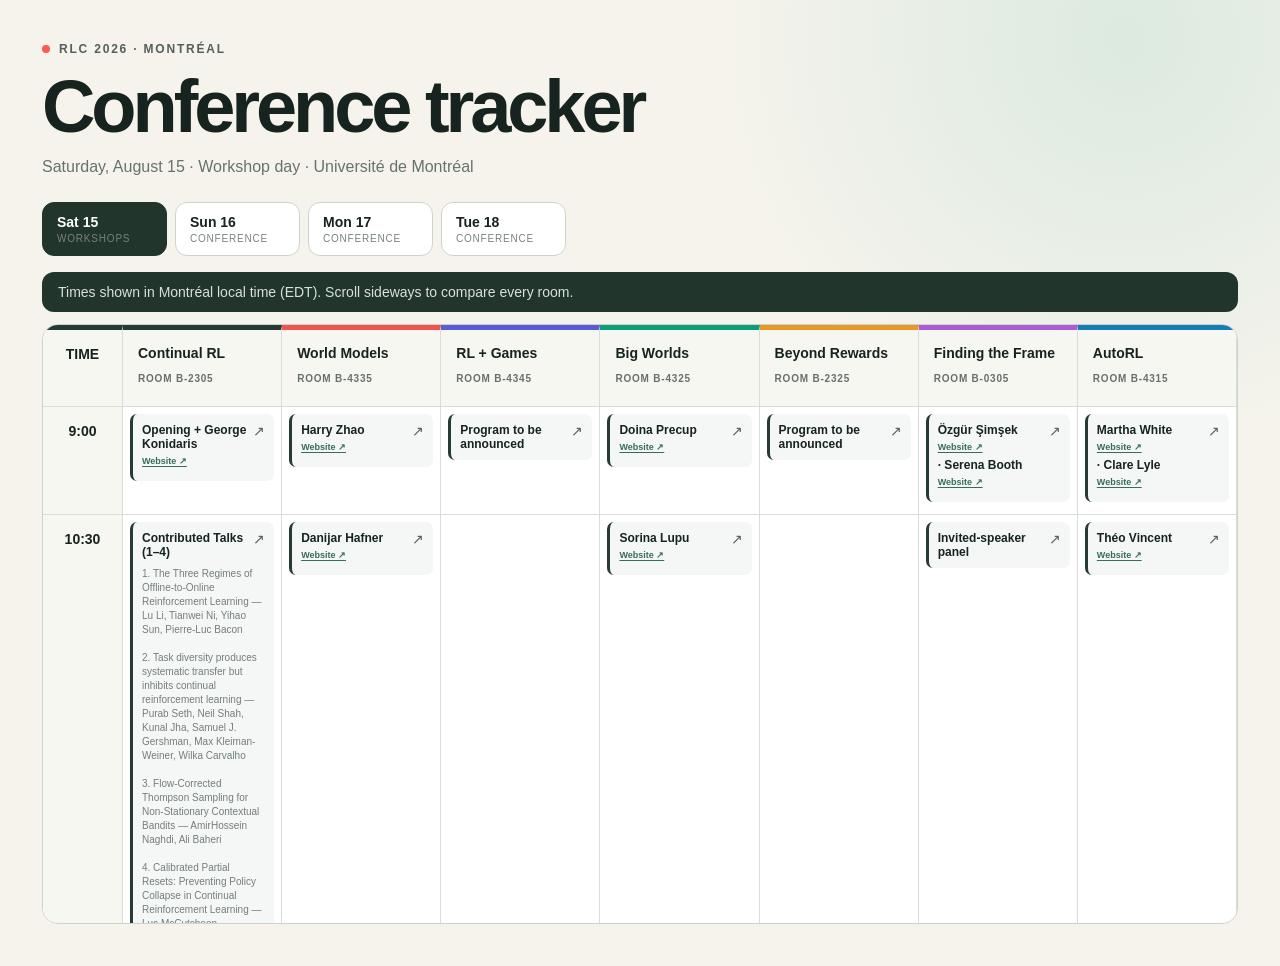
<file: index.html>
<!doctype html>
<html lang="en">
<head>
  <meta charset="utf-8">
  <meta name="viewport" content="width=device-width,initial-scale=1">
  <title>RLC 2026 Conference Tracker</title>
  <meta name="description" content="RLC 2026 conference and workshop schedule tracker.">
  <style>
    :root{--ink:#17231e;--paper:#f5f3ec;--line:#d9ddd8}*{box-sizing:border-box}body{margin:0;background:radial-gradient(circle at 88% 4%,#dceae0,transparent 28%),var(--paper);color:var(--ink);font:14px Arial,sans-serif}main{padding:42px;min-height:100vh}.eyebrow{font-size:12px;letter-spacing:.15em;text-transform:uppercase;font-weight:800;color:#52605a}.eyebrow:before{content:"";display:inline-block;width:8px;height:8px;border-radius:50%;background:#ff5a4f;margin-right:9px}h1{font-size:clamp(40px,6vw,74px);line-height:.95;letter-spacing:-.055em;margin:16px 0 10px}header p{color:#68726d;font-size:16px}.tabs{display:flex;gap:8px;overflow:auto;margin:26px 0 16px}.tabs a{min-width:125px;padding:11px 14px;border:1px solid #cdd4cf;border-radius:12px;background:#fff;color:inherit;text-decoration:none}.tabs b,.tabs span{display:block}.tabs span{margin-top:3px;color:#78827d;font-size:10px;text-transform:uppercase;letter-spacing:.08em}.tabs a.active{background:#22352d;color:#fff;border-color:#22352d}.notice{padding:12px 16px;background:#22352d;color:#d8e1dc;border-radius:12px;margin-bottom:12px}.wrap{overflow:auto;max-height:calc(100vh - 300px);background:#fff;border:1px solid #ccd2ce;border-radius:16px}table{border-collapse:separate;border-spacing:0;table-layout:fixed;min-width:1100px;width:100%}th,td{border-right:1px solid var(--line);border-bottom:1px solid var(--line);vertical-align:top}thead th{position:sticky;top:0;z-index:3;background:#f7f7f2;padding:15px;text-align:left;border-top:5px solid var(--accent,#243b32);height:82px}.room{display:block;margin-top:12px;font-size:10px;color:#66716b;text-transform:uppercase;letter-spacing:.08em}.time{position:sticky;left:0;z-index:4;width:80px;background:#f7f7f2;text-align:center;padding:16px 8px}td{height:74px;padding:7px}.card{display:block;border-left:3px solid #263b32;background:#f4f7f5;border-radius:7px;padding:9px;color:inherit;text-decoration:none;margin-bottom:5px}.card:hover{box-shadow:0 5px 14px #263b3217;transform:translateY(-1px)}.card b{display:block;font-size:12px}.source-arrow{float:right;color:#52605a;text-decoration:none}.site-line{display:block!important;margin:2px 0 5px}.speaker-site{font-size:9px;color:#376d58;text-decoration:underline;text-underline-offset:2px}.talk-details{display:block!important;margin-top:8px;color:#747e79;font-size:10px;line-height:1.4;font-weight:400}.panel-notes{display:block!important;margin-top:10px;padding-top:9px;border-top:1px solid #d9d0df;color:#69736e;font-size:9.5px;line-height:1.4;font-weight:400}.panel-notes h4{margin:0 0 6px;color:#17231e;font-size:10px}.panel-notes ul{padding-left:15px}.panel-notes li{margin-bottom:5px}.panel-notes summary{cursor:pointer;color:#563d60;font-weight:800}.panel-notes p{font-weight:400}.break{background:#f4efe3;border-color:#d1a64d}.poster{background:#edf2f8;border-color:#6c87a8}@media(max-width:700px){main{padding:24px 14px}.wrap{max-height:calc(100vh - 290px)}}
  </style>
</head>
<body><main>
  <header><div class="eyebrow">RLC 2026 · Montréal</div><h1>Conference tracker</h1><p id="subtitle"></p></header>
  <nav class="tabs" id="tabs"></nav><div class="notice">Times shown in Montréal local time (EDT). Scroll sideways to compare every room.</div>
  <div class="wrap"><table><thead><tr id="head"></tr></thead><tbody id="body"></tbody></table></div>
</main>
<script>
const official='https://rl-conference.cc/schedule.html';
const paper=(d,t,time)=>`https://rl-conference.cc/paper_schedule.html?session=${encodeURIComponent(`${d}|${t}|${time}`)}`;
const sites={'George Konidaris':'https://cs.brown.edu/people/gdk/','Katia Sycara':'https://www.ri.cmu.edu/ri-faculty/katia-sycara/','Sarath Chandar':'https://sarathchandar.in/','David Abel':'https://david-abel.github.io/','Peter Stone':'https://www.cs.utexas.edu/~pstone/','Richard S. Sutton':'http://incompleteideas.net/','A. Rupam Mahmood':'https://armahmood.github.io/','Adam White':'https://adamwhite.ca/','Harry Zhao':'https://pwnerharry.github.io/','Scott Fujimoto':'https://scholar.google.com/','Danijar Hafner':'https://danijar.com/','Doina Precup':'https://doinaprecup.github.io/','Cyrus Neary':'https://cyrusneary.com/','Kevin Murphy':'https://www.cs.ubc.ca/~murphyk/','Sorina Lupu':'https://scholar.google.com/','Mohamed Elsayed':'https://scholar.google.com/','Martha White':'https://webdocs.cs.ualberta.ca/~whitem/','John Carmack':'https://en.wikipedia.org/wiki/John_Carmack','Özgür Şimşek':'https://scholar.google.com/','Serena Booth':'https://serenabooth.com/','Sara Aronowitz':'https://www.saraaronowitz.com/','Joel Lehman':'https://www.joellehman.com/','Dylan Brenneis':'https://dylanbrenneis.ca/','Clare Lyle':'https://clarelyle.com/','Junhyuk Oh':'https://junhyuk.com/','Théo Vincent':'https://www.ias.informatik.tu-darmstadt.de/Team/TheoVincent','Antonin Raffin':'https://araffin.github.io/','Marc Bellemare':'https://www.marcgbellemare.info/','Sheila McIlraith':'https://www.cs.toronto.edu/~sheila/','Rika Antonova':'https://rikaantonova.com/','Balaraman Ravindran':'https://ravindran.org/'};
const linkNames=text=>Object.entries(sites).reduce((out,[name,url])=>out.replaceAll(name,`${name}<span class="site-line"><a class="speaker-site" href="${url}" target="_blank" rel="noreferrer">Website ↗</a></span>`),text);
const panelNotes=`<span class="panel-notes"><a class="speaker-site" href="notes/continual-rl-panel/">Read TL;DR & transcript →</a></span>`;
const workshops=[['Continual RL','B-2305','https://sites.google.com/view/continual-learning/schedule'],['World Models','B-4335','https://worldmodels-rlc.github.io/'],['RL + Games','B-4345','https://sites.google.com/view/rlvg-2026/schedule'],['Big Worlds','B-4325','https://rlinbigworlds.ca/'],['Beyond Rewards','B-2325','https://rlbrew-workshop.github.io/'],['Finding the Frame','B-0305','https://sites.google.com/view/findingtheframe/schedule'],['AutoRL','B-4315','https://sites.google.com/view/automatedrl/schedule']];
const tracks=[['Main stage','B-2285',official],['Track A','B-2305',official],['Track B','B-0325',official],['Track C','B-2325',official],['Track D','B-0305',official]];
const days={
 saturday:{label:'Saturday, August 15 · Workshop day',cols:workshops,rows:[['9:00',['Opening + George Konidaris','Harry Zhao','Program to be announced','Doina Precup','Program to be announced','Özgür Şimşek · Serena Booth','Martha White · Clare Lyle']],['10:30',['Contributed Talks (1–4)<span class="talk-details">1. The Three Regimes of Offline-to-Online Reinforcement Learning — Lu Li, Tianwei Ni, Yihao Sun, Pierre-Luc Bacon<br><br>2. Task diversity produces systematic transfer but inhibits continual reinforcement learning — Purab Seth, Neil Shah, Kunal Jha, Samuel J. Gershman, Max Kleiman-Weiner, Wilka Carvalho<br><br>3. Flow-Corrected Thompson Sampling for Non-Stationary Contextual Bandits — AmirHossein Naghdi, Ali Baheri<br><br>4. Calibrated Partial Resets: Preventing Policy Collapse in Continual Reinforcement Learning — Luc McCutcheon, Evangelos Chatzaroulas, Saber Fallah</span>','Danijar Hafner','','Sorina Lupu','','Invited-speaker panel','Théo Vincent']],['12:00',Array(7).fill('Lunch break')],['1:30',['Peter Stone','Doina Precup','','Mohamed Elsayed','','Poster session 1','Junhyuk Oh']],['2:30',['Contributed Talks (5–6)<span class="talk-details">5. Forgetting is Everywhere — Ben Sanati, Thomas L Lee, Trevor McInroe, Aidan Scannell, Nikolay Malkin, David Abel, Amos Storkey<br><br>6. Security-Gym: Evaluating Temporally-Uniform Agents on High-Fidelity Linux Telemetry — Keith Lawson, Hafiz Malik</span>','Poster session','','Aryaman Reddi','','Contributed oral presentations','Debate']],['3:00',[`Panel Discussion — Richard S. Sutton, Katia Sycara, Doina Precup, George Konidaris · Moderator: Adam White${panelNotes}`,'','','Coffee break','','','Coffee break']],['3:30',['Posters + coffee','Cyrus Neary','','Panel · John Carmack et al.','','Dylan Brenneis','Oral presentations']],['4:00',['Contributed Talks (7–8)<span class="talk-details">7. Connectivity, Credit Assignment, and the Speed of Learning — Edan Meyer, Andrew Freeman, Richard S. Sutton<br><br>8. QD-Learning for Continual Reinforcement Learning — Zijing Wu, Doina Precup, Paul Masset, Nishanth Anand</span>','Closing remarks','','Closing remarks','','Poster session 2','Antonin Raffin']]]},
 sunday:{label:'Sunday, August 16',cols:tracks,rows:[['9:15',['Opening comments','','','','']],['9:30',['Keynote · Marc Bellemare','','','','']],['11:00',['','Theory of RL','Task specification + rewards','Core RL algorithms','Evaluation + benchmarks']],['12:00',['Lunch · B-2294','','','','']],['1:00',['Poster session · 31 posters','','','','']],['4:00',['Cirque du Soleil','','','','']],['6:00',['Reception','','','','']]]},
 monday:{label:'Monday, August 17',cols:tracks,rows:[['9:00',['Keynote · Sheila McIlraith','','','','']],['10:20',['','Bandits','Fairness + HAI · Hierarchical RL','Core RL algorithms','Applied RL']],['11:40',['','Understanding deep RL','Task specification + rewards','Planning + model-based RL','Multi-agent RL']],['12:30',['WiML lunch','','','','']],['2:00',['Keynote · Danijar Hafner','','','','']],['3:00',['Poster session · 60 posters','','','','']]]},
 tuesday:{label:'Tuesday, August 18',cols:tracks,rows:[['9:00',['Keynote · Rika Antonova','','','','']],['10:20',['','Theory of RL','Safe, robust + risk-sensitive RL','Offline RL','Evaluation + benchmarks']],['11:40',['','Understanding deep RL','RL fine-tuning · Imitation learning','Continual + Streaming RL · Exploration','Multi-agent RL']],['12:30',['Lunch · B-2294','','','','']],['1:00',['Town hall · Salle Claude-Champagne','','','','']],['2:00',['Keynote · Balaraman Ravindran','','','','']],['3:00',['Poster session · 60 posters','','','','']]]}
};
const nav=[['saturday','Sat 15','Workshops'],['sunday','Sun 16','Conference'],['monday','Mon 17','Conference'],['tuesday','Tue 18','Conference']];
function render(){const key=(location.hash||'#saturday').slice(1),day=days[key]||days.saturday;document.querySelector('#subtitle').textContent=day.label+' · Université de Montréal';document.querySelector('#tabs').innerHTML=nav.map(n=>`<a href="#${n[0]}" class="${n[0]===key?'active':''}"><b>${n[1]}</b><span>${n[2]}</span></a>`).join('');document.querySelector('#head').innerHTML='<th class="time">TIME</th>'+day.cols.map((c,i)=>`<th style="--accent:${['#243b32','#f0544f','#5b5bd6','#0f9d79','#e89826','#ad5bd6','#147db3'][i]}">${c[0]}<span class="room">Room ${c[1]}</span></th>`).join('');document.querySelector('#body').innerHTML=day.rows.map(r=>`<tr><th class="time">${r[0]}</th>${r[1].map((x,i)=>{if(!x)return'<td></td>';let url=day.cols[i][2],cls=/Lunch|coffee/i.test(x)?'break':/Poster/i.test(x)?'poster':'';if(key!=='saturday'&&i>0&&(r[0]==='10:20'||r[0]==='11:40'||r[0]==='11:00'))url=paper('Aug '+({sunday:16,monday:17,tuesday:18}[key]),i,r[0]+' AM');return`<td><div class="card ${cls}"><a class="source-arrow" href="${url}" target="_blank" rel="noreferrer" aria-label="Open original schedule">↗</a><b>${linkNames(x)}</b></div></td>`}).join('')}</tr>`).join('')}
addEventListener('hashchange',render);render();
</script></body></html>
</file>
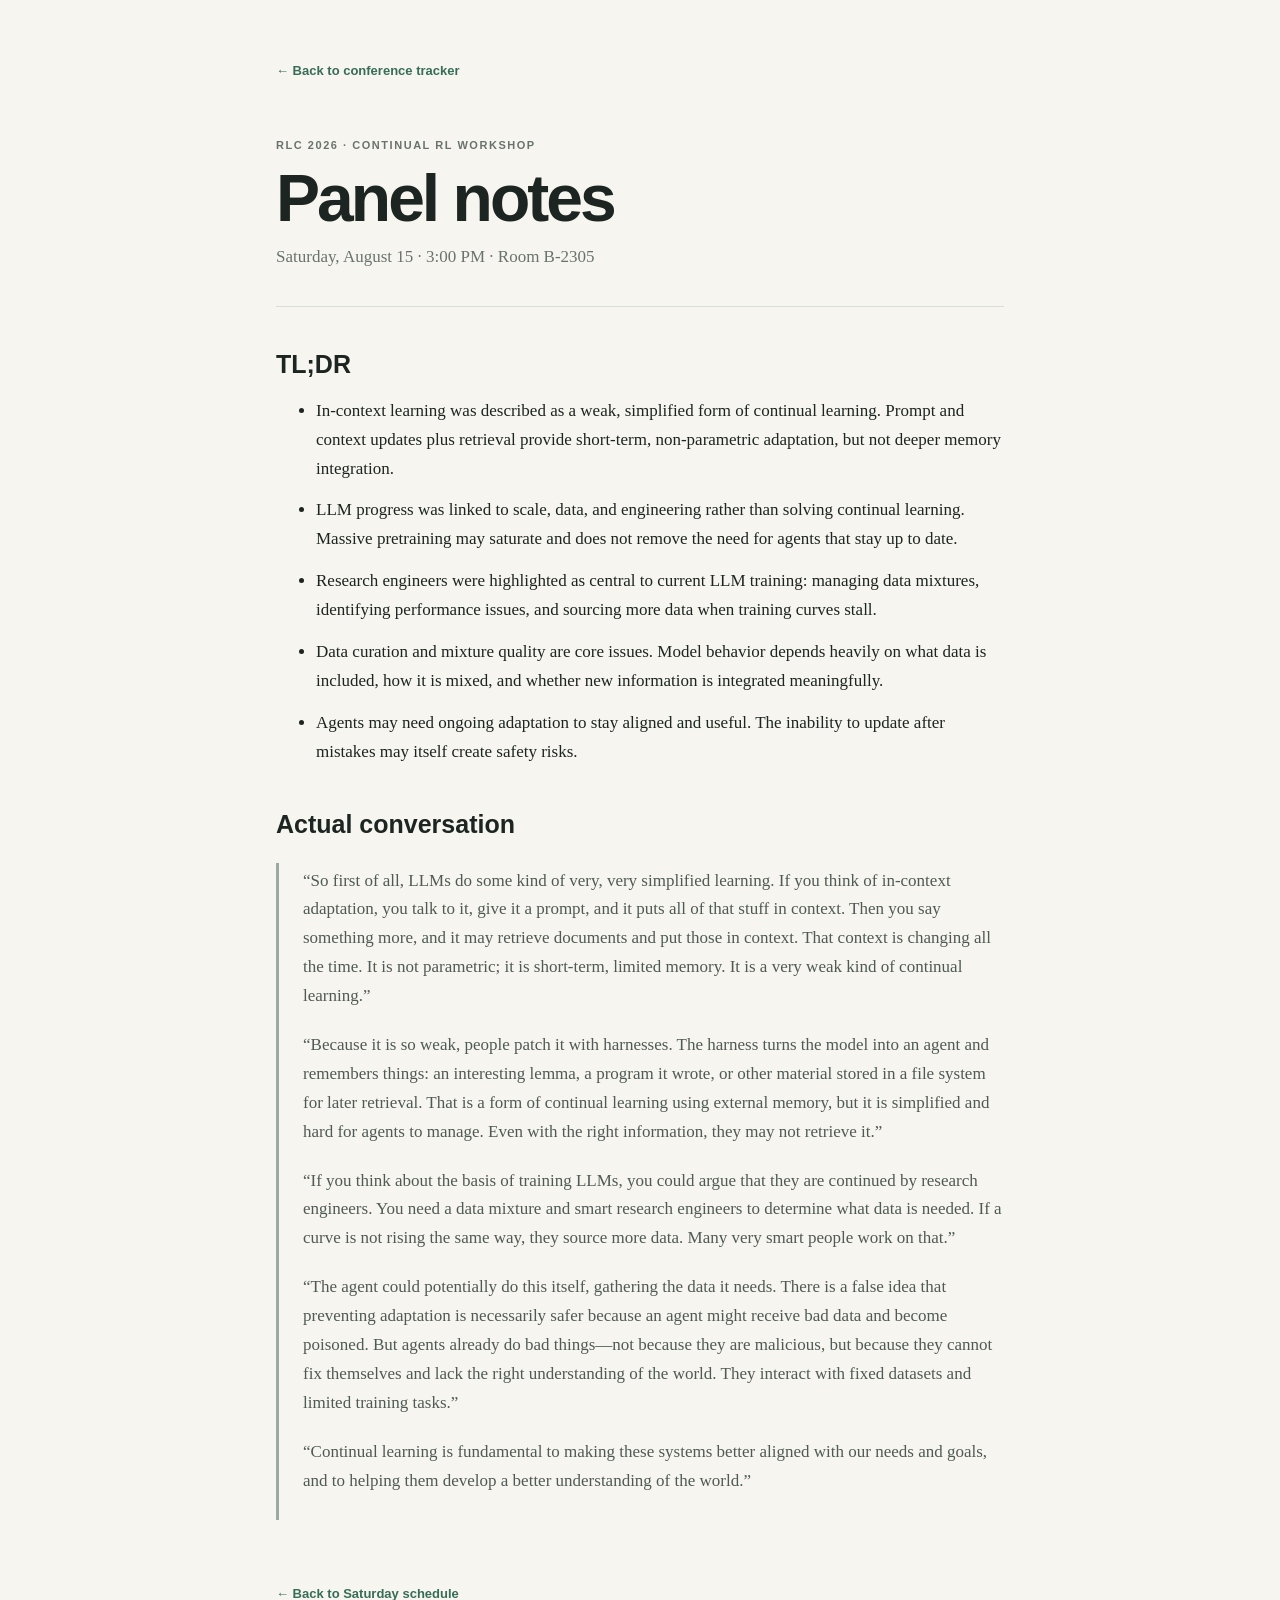
<file: notes/continual-rl-panel/index.html>
<!doctype html><html lang="en"><head><meta charset="utf-8"><meta name="viewport" content="width=device-width,initial-scale=1"><title>Continual RL Panel Notes · RLC 2026</title><style>
:root{--ink:#1c2521;--muted:#69736e;--paper:#f7f5ef;--line:#d8ddd8}*{box-sizing:border-box}body{margin:0;background:var(--paper);color:var(--ink);font:17px/1.7 Georgia,serif}main{max-width:780px;margin:auto;padding:56px 26px 90px}a{color:#376d58}nav a{font:700 13px Arial,sans-serif;text-decoration:none}header{padding:54px 0 34px;border-bottom:1px solid var(--line)}.eyebrow{font:800 11px Arial,sans-serif;letter-spacing:.14em;text-transform:uppercase;color:#68736d}h1{font:750 clamp(38px,7vw,66px)/1 Arial,sans-serif;letter-spacing:-.045em;margin:14px 0 12px}header p{color:var(--muted);margin:0}h2{font:750 25px/1.2 Arial,sans-serif;margin:42px 0 18px}li{margin-bottom:13px}blockquote{margin:24px 0;padding:4px 0 4px 24px;border-left:3px solid #9aa9a1;color:#4f5a55}blockquote p{margin:0 0 20px}.back{display:inline-block;margin-top:42px;font:800 13px Arial,sans-serif;text-decoration:none}
</style></head><body><main><nav><a href="../../#saturday">← Back to conference tracker</a></nav><header><div class="eyebrow">RLC 2026 · Continual RL Workshop</div><h1>Panel notes</h1><p>Saturday, August 15 · 3:00 PM · Room B-2305</p></header>
<h2>TL;DR</h2><ul>
<li>In-context learning was described as a weak, simplified form of continual learning. Prompt and context updates plus retrieval provide short-term, non-parametric adaptation, but not deeper memory integration.</li>
<li>LLM progress was linked to scale, data, and engineering rather than solving continual learning. Massive pretraining may saturate and does not remove the need for agents that stay up to date.</li>
<li>Research engineers were highlighted as central to current LLM training: managing data mixtures, identifying performance issues, and sourcing more data when training curves stall.</li>
<li>Data curation and mixture quality are core issues. Model behavior depends heavily on what data is included, how it is mixed, and whether new information is integrated meaningfully.</li>
<li>Agents may need ongoing adaptation to stay aligned and useful. The inability to update after mistakes may itself create safety risks.</li>
</ul>
<h2>Actual conversation</h2><blockquote>
<p>“So first of all, LLMs do some kind of very, very simplified learning. If you think of in-context adaptation, you talk to it, give it a prompt, and it puts all of that stuff in context. Then you say something more, and it may retrieve documents and put those in context. That context is changing all the time. It is not parametric; it is short-term, limited memory. It is a very weak kind of continual learning.”</p>
<p>“Because it is so weak, people patch it with harnesses. The harness turns the model into an agent and remembers things: an interesting lemma, a program it wrote, or other material stored in a file system for later retrieval. That is a form of continual learning using external memory, but it is simplified and hard for agents to manage. Even with the right information, they may not retrieve it.”</p>
<p>“If you think about the basis of training LLMs, you could argue that they are continued by research engineers. You need a data mixture and smart research engineers to determine what data is needed. If a curve is not rising the same way, they source more data. Many very smart people work on that.”</p>
<p>“The agent could potentially do this itself, gathering the data it needs. There is a false idea that preventing adaptation is necessarily safer because an agent might receive bad data and become poisoned. But agents already do bad things—not because they are malicious, but because they cannot fix themselves and lack the right understanding of the world. They interact with fixed datasets and limited training tasks.”</p>
<p>“Continual learning is fundamental to making these systems better aligned with our needs and goals, and to helping them develop a better understanding of the world.”</p>
</blockquote><a class="back" href="../../#saturday">← Back to Saturday schedule</a></main></body></html>
</file>
